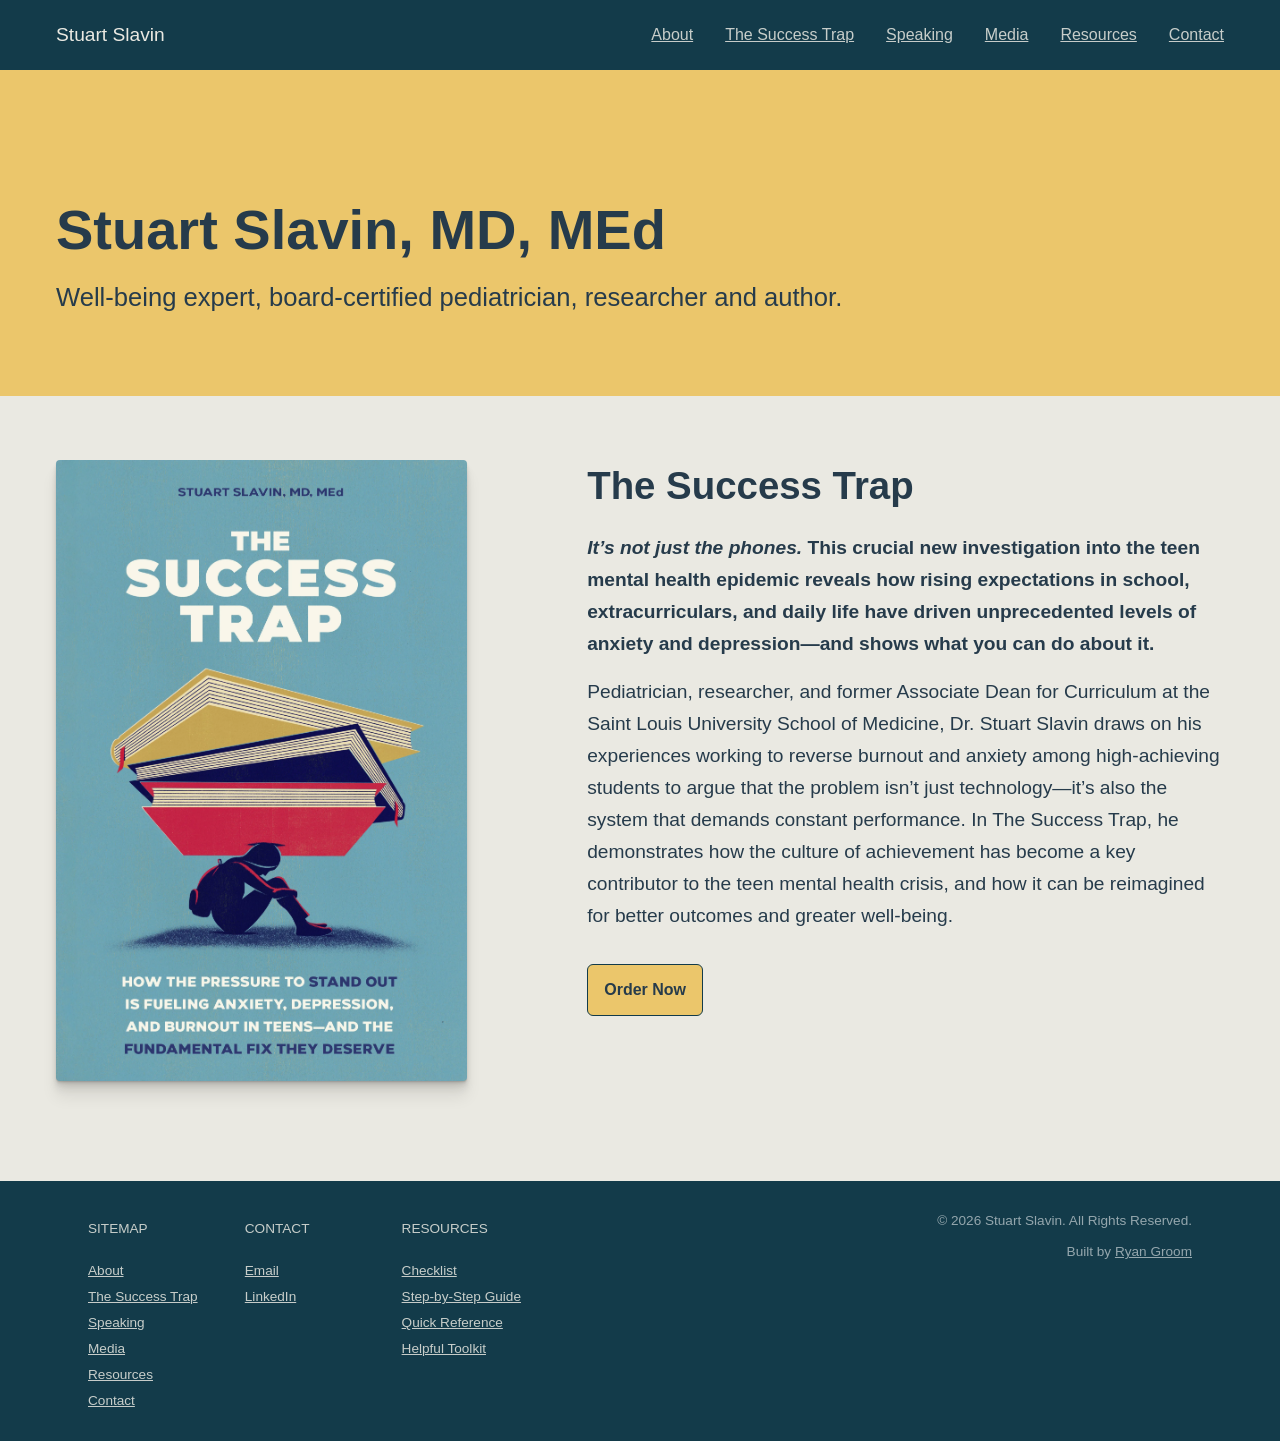
<file: index.html>
<!DOCTYPE html>
<html lang="en">

<head>
    <meta http-equiv="content-type" content="text/html; charset=UTF-8">
    <meta charset="utf-8">
    <meta name="viewport" content="width=device-width, initial-scale=1, shrink-to-fit=no">
    <meta name="author" content="Stuart Slavin">

    <title>Home | Stuart Slavin</title>

    <!-- Stylesheets -->
    <link rel="stylesheet" href="stuart-slavin.css">

    <!-- Javascript -->
    <script src="stuart-slavin.js"></script>
</head>

<!--Skip to Main-->
<a class="skip-main" href="#main">Skip to main content</a>

<!--Navigation-->
<header class="header">
    <div class="container">
        <nav class="header-nav">
            <a href="index.html" class="header-logo">Stuart Slavin</a>
            <button onclick="openMenu()" class="button-menu" aria-haspopup="true" aria-expanded="false" id="openmenu">
                <span focusable="false" aria-hidden="true">≡</span>Menu</button>
            <ul class="header-nav__list">
                <li><a href="about.html">About</a></li>
                <li><a href="the-success-trap.html">The Success Trap</a></li>
                <li><a href="#">Speaking</a></li>
                <li><a href="#">Media</a></li>
                <li><a href="#">Resources</a></li>
                <li><a href="#">Contact</a></li>
            </ul>
        </nav>
    </div>
</header>

<!--Main-->
<main id="main">
    <!--Heading-->
    <div class="row secondary-bg">
        <div class="container">
            <div class="heading">
                <div class="row">
                    <!-- <div class="col-60"> -->
                    <div>
                        <h1>Stuart Slavin, MD, MEd</h1>
                        <p>Well-being expert, board-certified pediatrician, researcher and author.</p>
                    </div>
                    <!-- <div class="col-40">
                        <div class="speaker-img"></div>
                    </div> -->
                </div>

            </div>
        </div>
    </div>
    <!--Content-->
    <div class="content">
        <div class="container">
            <div class="row">
                <div class="col-40">

                        <img src="cover.webp" class="cover-img" alt="Book cover for The Success Trap">
                </div>
                <div class="col-60">
                    <h2>The Success Trap</h2>
                    <p><b><i>It’s not just the phones.</i> This crucial new investigation into the teen mental health
                            epidemic
                            reveals how rising expectations in school, extracurriculars, and daily life have driven
                            unprecedented levels of anxiety and depression—and shows what you can do about it.</b></p>
                    <p>Pediatrician, researcher, and former Associate Dean for Curriculum at the Saint Louis University
                        School of Medicine, Dr. Stuart Slavin draws on his experiences working to reverse burnout and
                        anxiety among high-achieving students to argue that the problem isn’t just technology—it’s also
                        the system that demands constant performance. In The Success Trap, he demonstrates how the
                        culture of achievement has become a key contributor to the teen mental health crisis, and how it
                        can be reimagined for better outcomes and greater well-being.</p>
                    <a href="https://www.penguinrandomhouse.com/books/799803/the-success-trap-by-stuart-slavin-md-med/"
                        class="btn">Order Now</a>
                </div>
            </div>
        </div>
    </div>
</main>

<!--Footer-->
<footer>
    <div class="container">
        <h2 class="sr-only">Footer</h2>
        <div class="row">
            <div class="col-20">
                <h3>Sitemap</h3>
                <ul>
                    <li><a href="about.html">About</a></li>
                    <li><a href="the-success-trap.html">The Success Trap</a></li>
                    <li><a href="#">Speaking</a></li>
                    <li><a href="#">Media</a></li>
                    <li><a href="#">Resources</a></li>
                    <li><a href="#">Contact</a></li>
                </ul>
            </div>
            <div class="col-20">
                <h3>Contact</h3>
                <ul>
                    <li><a href="mailto:sjslavin1@gmail.com">Email</a></li>
                    <li><a href="https://www.linkedin.com/in/stuart-slavin-5b64106">LinkedIn</a></li>
                </ul>
            </div>
            <div class="col-20">
                <h3>Resources</h3>
                <ul>
                    <li><a href="">Checklist</a></li>
                    <li><a href="">Step-by-Step Guide</a></li>
                    <li><a href="">Quick Reference</a></li>
                    <li><a href="">Helpful Toolkit</a></li>
                </ul>
            </div>
            <div class="col-40">
                <span>© 2026 Stuart Slavin. All Rights Reserved.</span>
                <span>Built by <a href="mailto:ryan.m.groom@gmail.com">Ryan Groom</a></span>
            </div>
        </div>
    </div>
</footer>
</file>
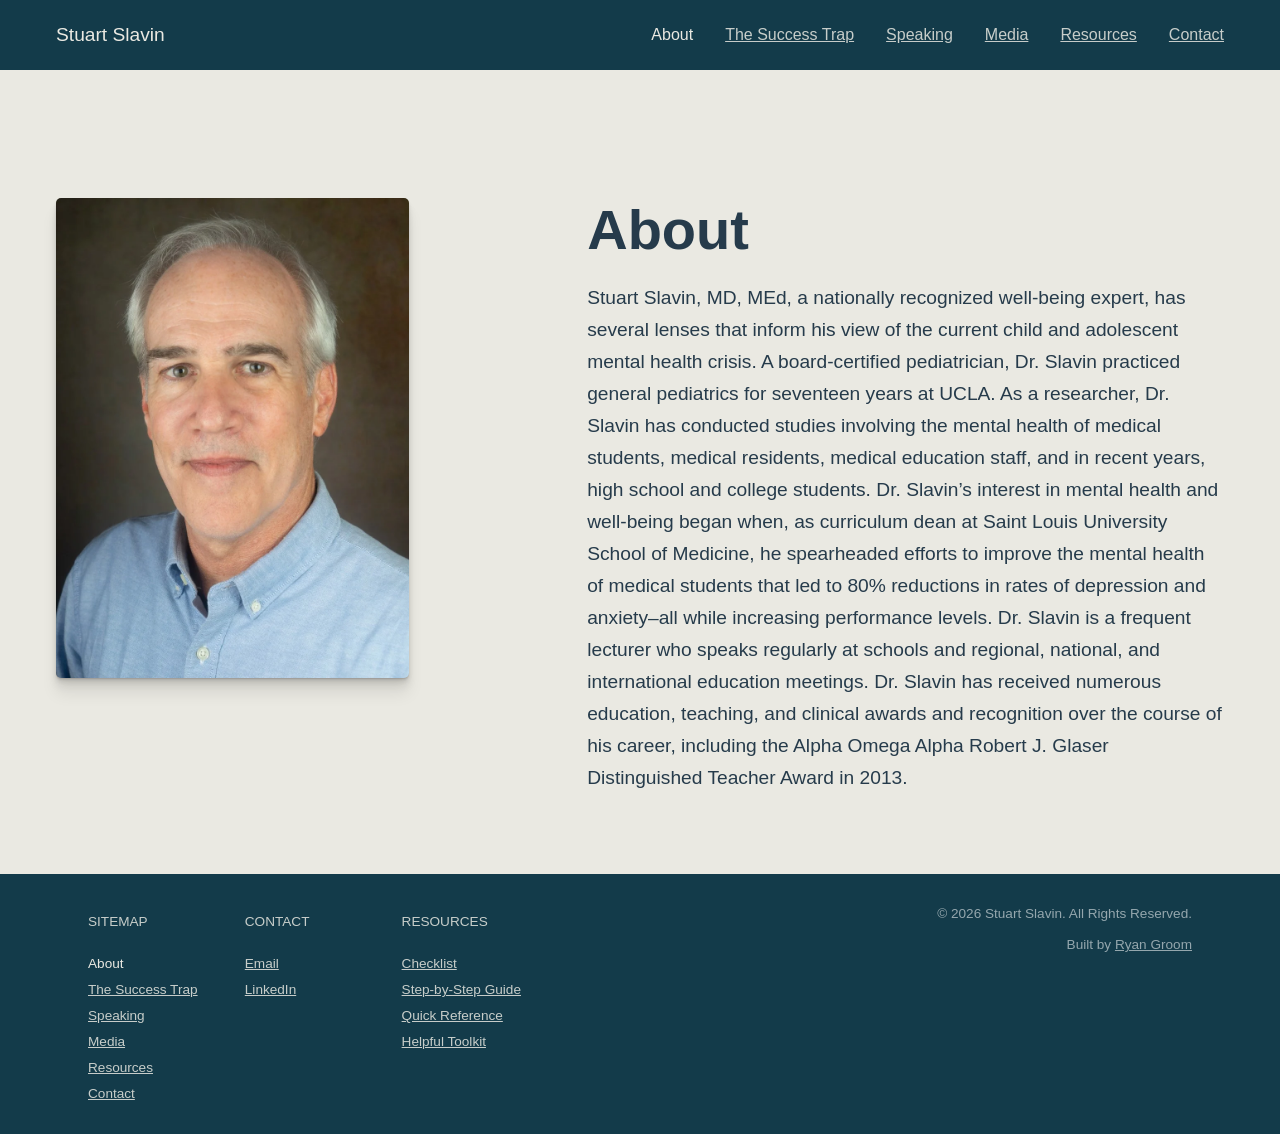
<file: about.html>
<!DOCTYPE html>
<html lang="en">

<head>
    <meta http-equiv="content-type" content="text/html; charset=UTF-8">
    <meta charset="utf-8">
    <meta name="viewport" content="width=device-width, initial-scale=1, shrink-to-fit=no">
    <meta name="author" content="Stuart Slavin">

    <title>About | Stuart Slavin</title>

    <!-- Stylesheets -->
    <link rel="stylesheet" href="stuart-slavin.css">
    
    <!-- Javascript -->
    <script src="stuart-slavin.js"></script>
</head>

<!--Skip to Main-->
<a class="skip-main" href="#main">Skip to main content</a>

<!--Navigation-->
<header class="header">
    <div class="container">
        <nav class="header-nav">
            <a href="index.html" class="header-logo">Stuart Slavin</a>
            <button onclick="openMenu()" class="button-menu" aria-haspopup="true" aria-expanded="false" id="openmenu">
                <span focusable="false" aria-hidden="true">≡</span>Menu</button>
            <ul class="header-nav__list">
                <li><a href="about.html" class="current-page">About</a></li>
                <li><a href="the-success-trap.html">The Success Trap</a></li>
                <li><a href="#">Speaking</a></li>
                <li><a href="#">Media</a></li>
                <li><a href="#">Resources</a></li>
                <li><a href="#">Contact</a></li>
            </ul>
        </nav>
    </div>
</header>

<!--Main-->
<main id="main">
    <!--Heading-->
    <div class="content margin-increase">
        <div class="container">
            <div class="row">
                <div class="col-40">
                    <img src="sslavin.webp" class="speaker-img" alt="Stuart Slavin">
                </div>
                <div class="col-60">
                    <h1>About</h1>
                    <p>Stuart Slavin, MD, MEd, a nationally recognized well-being expert, has several lenses that inform his view of the current child and adolescent mental health crisis. A board-certified pediatrician, Dr. Slavin practiced general pediatrics for seventeen years at UCLA. As a researcher, Dr. Slavin has conducted studies involving the mental health of medical students, medical residents, medical education staff, and in recent years, high school and college students. Dr. Slavin’s interest in mental health and well-being began when, as curriculum dean at Saint Louis University School of Medicine, he spearheaded efforts to improve the mental health of medical students that led to 80% reductions in rates of depression and anxiety–all while increasing performance levels. Dr. Slavin is a frequent lecturer who speaks regularly at schools and regional, national, and international education meetings. Dr. Slavin has received numerous education, teaching, and clinical awards and recognition over the course of his career, including the Alpha Omega Alpha Robert J. Glaser Distinguished Teacher Award in 2013.</p>

                </div>
            </div>
        </div>
    </div>
</main>

<!--Footer-->
<footer>
    <div class="container">
        <h2 class="sr-only">Footer</h2>
        <div class="row">
            <div class="col-20">
                <h3>Sitemap</h3>
                <ul>
                    <li><a href="about.html" class="current-page">About</a></li>
                    <li><a href="the-success-trap.html">The Success Trap</a></li>
                    <li><a href="speaking.html">Speaking</a></li>
                    <li><a href="media.html">Media</a></li>
                    <li><a href="resources.html">Resources</a></li>
                    <li><a href="">Contact</a></li>
                </ul>
            </div>
            <div class="col-20">
                <h3>Contact</h3>
                <ul>
                    <li><a href="">Email</a></li>
                    <li><a href="">LinkedIn</a></li>
                </ul>
            </div>
            <div class="col-20">
                <h3>Resources</h3>
                <ul>
                    <li><a href="">Checklist</a></li>
                    <li><a href="">Step-by-Step Guide</a></li>
                    <li><a href="">Quick Reference</a></li>
                    <li><a href="">Helpful Toolkit</a></li>
                </ul>
            </div>
            <div class="col-40">
                <span>© 2026 Stuart Slavin. All Rights Reserved.</span>
                <span>Built by <a href="mailto:ryan.m.groom@gmail.com">Ryan Groom</a></span>
            </div>
        </div>
    </div>
</footer>
</file>
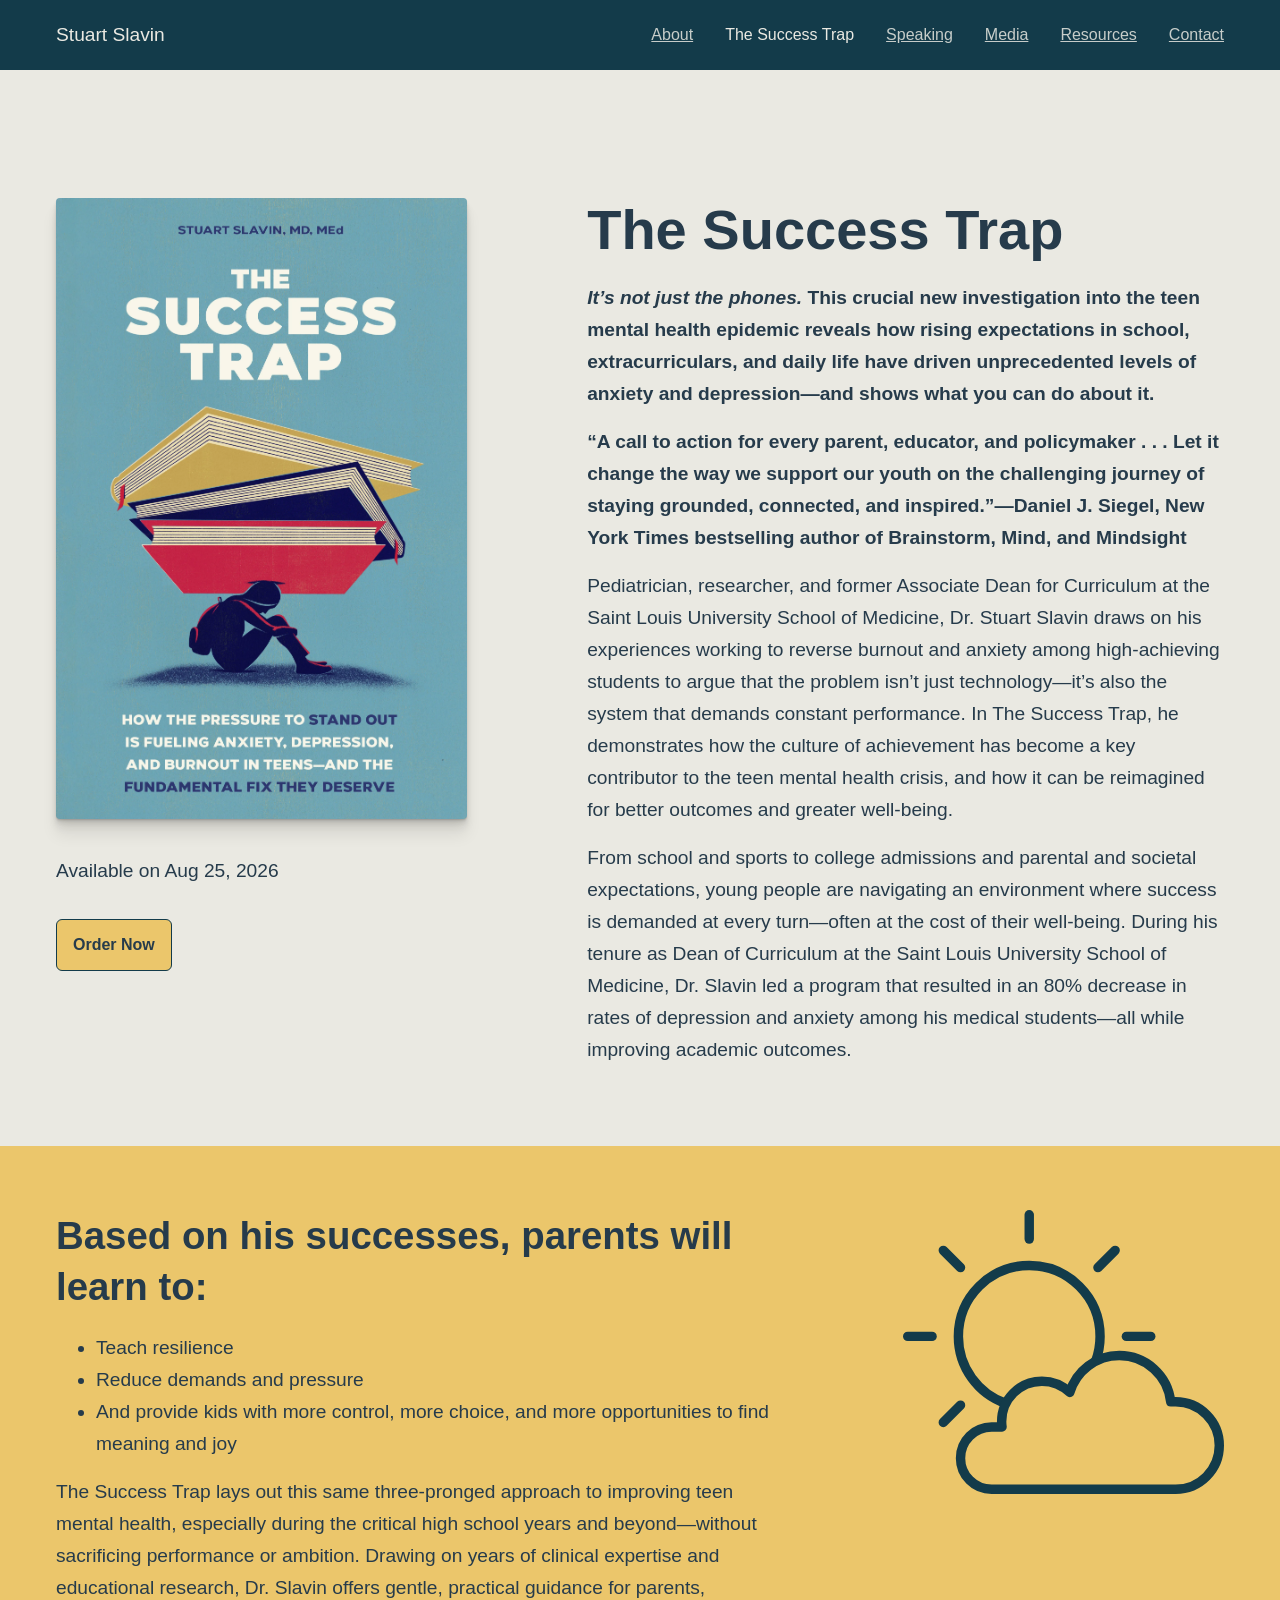
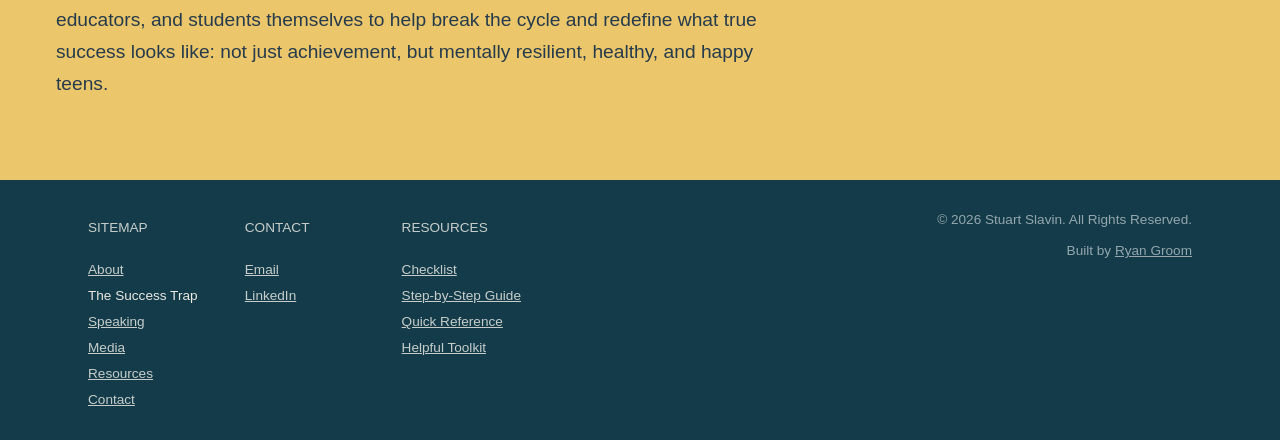
<file: the-success-trap.html>
<!DOCTYPE html>
<html lang="en">

<head>
    <meta http-equiv="content-type" content="text/html; charset=UTF-8">
    <meta charset="utf-8">
    <meta name="viewport" content="width=device-width, initial-scale=1, shrink-to-fit=no">
    <meta name="author" content="Stuart Slavin">

    <title>The Success Trap | Stuart Slavin</title>

    <!-- Stylesheets -->
    <link rel="stylesheet" href="stuart-slavin.css">

    <!-- Javascript -->
    <script src="stuart-slavin.js"></script>
</head>

<!--Skip to Main-->
<a class="skip-main" href="#main">Skip to main content</a>

<!--Navigation-->
<header class="header">
    <div class="container">
        <nav class="header-nav">
            <a href="index.html" class="header-logo">Stuart Slavin</a>
            <button onclick="openMenu()" class="button-menu" aria-haspopup="true" aria-expanded="false" id="openmenu">
                <span focusable="false" aria-hidden="true">≡</span>Menu</button>
            <ul class="header-nav__list">
                <li><a href="about.html">About</a></li>
                <li><a href="the-success-trap.html" class="current-page">The Success Trap</a></li>
                <li><a href="#">Speaking</a></li>
                <li><a href="#">Media</a></li>
                <li><a href="#">Resources</a></li>
                <li><a href="#">Contact</a></li>
            </ul>
        </nav>
    </div>
</header>

<!--Main-->
<main id="main">
    <!--Heading-->
    <div class="content margin-increase">
        <div class="container">
            <div class="row">
                <div class="col-40">
                    <img src="cover.webp" class="cover-img" alt="Book cover for The Success Trap">
                    <div class="book-details">
                        <p>Available on Aug 25, 2026</p>
                        <a href="https://www.penguinrandomhouse.com/books/799803/the-success-trap-by-stuart-slavin-md-med/"
                            class="btn">Order Now</a>
                    </div>
                </div>
                <div class="col-60">
                    <h1>The Success Trap</h1>
                    <p><b><i>It’s not just the phones.</i> This crucial new investigation into the teen mental health
                            epidemic reveals how rising expectations in school, extracurriculars, and daily life have
                            driven unprecedented levels of anxiety and depression—and shows what you can do about
                            it.</b></p>
                    <p><b>“A call to action for every parent, educator, and policymaker . . . Let it change the way we
                            support our youth on the challenging journey of staying grounded, connected, and
                            inspired.”—Daniel J. Siegel, New York Times bestselling author of Brainstorm, Mind, and
                            Mindsight</b></p>
                    <p>
                        Pediatrician, researcher, and former Associate Dean for Curriculum at the Saint Louis University
                        School of Medicine, Dr. Stuart Slavin draws on his experiences working to reverse burnout and
                        anxiety among high-achieving students to argue that the problem isn’t just technology—it’s also
                        the system that demands constant performance. In The Success Trap, he demonstrates how the
                        culture of achievement has become a key contributor to the teen mental health crisis, and how it
                        can be reimagined for better outcomes and greater well-being.
                    </p>
                    <p>
                        From school and sports to college admissions and parental and societal expectations, young
                        people are navigating an environment where success is demanded at every turn—often at the cost
                        of their well-being. During his tenure as Dean of Curriculum at the Saint Louis University
                        School of Medicine, Dr. Slavin led a program that resulted in an 80% decrease in rates of
                        depression and anxiety among his medical students—all while improving academic outcomes.
                    </p>
                </div>
            </div>
        </div>
    </div>
    <div class="content secondary-bg">
        <div class="container secondary-bg">
            <div class="row">
                <div class="col-67">
                    <h2>Based on his successes, parents will learn to:</h2>
                    <ul>
                        <li>Teach resilience</li>
                        <li>Reduce demands and pressure</li>
                        <li>And provide kids with more control, more choice, and more opportunities to find meaning and
                            joy</li>
                    </ul>
                    <p>The Success Trap lays out this same three-pronged approach to improving teen mental health,
                        especially during the critical high school years and beyond—without sacrificing performance or
                        ambition. Drawing on years of clinical expertise and educational research, Dr. Slavin offers
                        gentle, practical guidance for parents, educators, and students themselves to help break the
                        cycle and redefine what true success looks like: not just achievement, but mentally resilient,
                        healthy, and happy teens.</p>
                </div>
                <div class="col-33">
                    <img src="sun.svg" width="100%" alt="">
                </div>
            </div>
        </div>
    </div>
</main>

<!--Footer-->
<footer>
    <div class="container">
        <h2 class="sr-only">Footer</h2>
        <div class="row">
            <div class="col-20">
                <h3>Sitemap</h3>
                <ul>
                    <li><a href="about.html">About</a></li>
                    <li><a href="the-success-trap.html" class="current-page">The Success Trap</a></li>
                    <li><a href="">Speaking</a></li>
                    <li><a href="">Media</a></li>
                    <li><a href="">Resources</a></li>
                    <li><a href="">Contact</a></li>
                </ul>
            </div>
            <div class="col-20">
                <h3>Contact</h3>
                <ul>
                    <li><a href="">Email</a></li>
                    <li><a href="">LinkedIn</a></li>
                </ul>
            </div>
            <div class="col-20">
                <h3>Resources</h3>
                <ul>
                    <li><a href="">Checklist</a></li>
                    <li><a href="">Step-by-Step Guide</a></li>
                    <li><a href="">Quick Reference</a></li>
                    <li><a href="">Helpful Toolkit</a></li>
                </ul>
            </div>
            <div class="col-40">
                <span>© 2026 Stuart Slavin. All Rights Reserved.</span>
                <span>Built by <a href="mailto:ryan.m.groom@gmail.com">Ryan Groom</a></span>
            </div>
        </div>
    </div>
</footer>
</file>
<file: stuart-slavin.css>
/*  */
:root {
    --accent: #133b4a;
    --accent-light: #cce0f3;
    --accent-light: #EBC66B;
    --primary-bg: #eae9e2;
    --secondary-bg: #dde6e5;
    --tertiary-bg: #f6f1ef;
    --primary-font: #263b4b;
    --secondary-font: #eae9e2d6;
    --heading-font-family: Verdana, sans-serif;
    --dark: #333130;
    --ease: all 500ms cubic-bezier(0.16, 1, 0.3, 1);
    --img-shadow: 0 1px 1px hsl(0deg 0% 0% / .075), 0 2px 2px hsl(0deg 0% 0% / .075), 0 4px 4px hsl(0deg 0% 0% / .075), 0 8px 8px hsl(0deg 0% 0% / .075), 0 16px 16px hsl(0deg 0% 0% / .075);
    --gap-reduce: 4rem;
}

body {
    font-family: Verdana, sans-serif;
    margin: 0;
    text-rendering: optimizeLegibility;
    -webkit-font-smoothing: antialiased;
    color: var(--primary-font);
    background-color: var(--primary-bg);
}

::after,
::before {
    box-sizing: border-box;
}

h1 {
    font-size: 3.5rem;
    line-height: 4rem;
    margin: 0;
    font-weight: bold;
    font-family: var(--heading-font-family);
}

.heading h1 {
    margin-bottom: 1rem;
}

h2 {
    font-size: 2.4rem;
    line-height: 3.2rem;
    margin: 0;
    margin-bottom: 1.25rem;
    font-weight: bold;
    font-family: var(--heading-font-family);
}

h3 {
    font-size: 1.6rem;
    line-height: 2rem;
    margin-bottom: 1rem;

}

p {
    margin: 0 0 1rem;
}

.container {
    max-width: 1200px;
    padding: 0 1rem;
    margin: auto;
    box-sizing: border-box;
    width: 100%;
}

.content {
    padding: 4rem 0;
}

.content h1 {
    margin-bottom: 1.25rem;
}

.content p,
.content li {
    font-size: 1.2rem;
    line-height: 2rem;
    max-width: 80ch;
}

.row {
    display: flex;
    flex-wrap: wrap;
    justify-content: space-between;
    gap: 4rem;
}

.heading {
    padding: 8rem 0 4rem;
}

.btn {
    background: var(--accent-light);
    color: var(--primary-font);
    padding: 1rem;
    display: flex;
    width: fit-content;
    border-radius: 6px;
    text-decoration: none;
    font-weight: bold;
    margin: 2rem 0;
    border: 1px solid var(--accent);
}

.btn:hover {
    background-color: var(--primary-font);
    color: var(--accent-light);
}

.btn:focus {
    border-radius: 6px;
    background-color: var(--primary-font);
    color: var(--accent-light);
}

.heading p {
    font-size: 1.6rem;
    line-height: 2.4rem;
}

a {
    color: inherit;
    transition: .2s ease-out;
}

a:hover {
    color: var(--accent);
    text-decoration: none;
    transition: var(--ease);
}

a:focus {
    background-color: var(--accent-light);
    text-decoration: none;
    color: var(--accent);
    border-radius: 2px;
}

/*----------Header Navigation----------*/
header {
    background-color: var(--accent);
}

.header-nav {
    display: flex;
    justify-content: space-between;
    align-items: center;
    padding: 1.5rem 0;
    gap: 2rem;
}

.header-logo {
    font-size: 1.2rem;
    text-decoration: none;
    font-family: var(--heading-font-family);
    color: var(--primary-bg);
}

.header-nav__list {
    padding: 0;
    margin: 0;
    display: flex;
    flex-wrap: wrap;
    list-style: none;
    gap: 2rem;
}

.header-nav__list a {
    color: var(--secondary-font);
}

.header-nav a:hover {
    color: var(--primary-bg);
}

.header-nav a:focus {
    color: var(--accent);
}

.header-nav .button-menu {
    background: 0;
    color: var(--primary-bg);
    border: 1px solid var(--primary-bg);
    padding: .75rem 1rem;
    font-size: .85rem;
    border-radius: 6px;
    text-transform: uppercase;
    display: none;
    align-items: center;
    cursor: pointer;
    font-weight: bold;
    transition: .2s ease-out;
}

.header-nav .button-menu:focus,
.header-nav .button-menu:hover {
    background-color: var(--accent-light);
    color: var(--accent);
    border: 1px solid var(--accent);
}

.header-nav .button-menu span {
    font-size: 1.15rem;
    padding-right: .35rem;
}

/*----------Footer Navigation----------*/
footer {
    background-color: var(--accent);
}

footer .container {
    padding: 2rem 3rem;
    /* border-top: 1px solid var(--accent-light); */
}

footer .row {
    gap: 0;
}

footer .col-40 {
    margin-left: auto;
    display: flex;
    flex-direction: column;
    align-items: flex-end;
    gap: 1rem;
}

footer h3,
footer a,
footer span {
    font-size: .85rem;
    color: var(--secondary-font);
}

footer a:hover {
    color: var(--primary-bg);
}

footer h3 {
    text-transform: uppercase;
    font-weight: normal;
    margin-top: 0;
}

footer ul {
    list-style: none;
    margin: 0;
    padding: 0;
    display: flex;
    gap: .5rem;
    flex-direction: column;
}

footer span,
footer span a {
    color: rgba(255, 255, 255, 0.55);
}

/*----------Extra----------*/

/*-----Skip to Main-----*/
a.skip-main {
    color: var(--accent);
}

.skip-main {
    position: absolute;
    padding: .5rem;
    background-color: var(--accent-light);
    border-bottom-right-radius: 2px;
    top: -40px;
    left: 0;
    z-index: 100;
    transition: var(--ease)
}

.skip-main:focus,
.skip-main:active {
    top: 0;
}

/*---Columns---*/

.col-67 {
    flex: 0 0 calc(67% - var(--gap-reduce));
    max-width: calc(67% - var(--gap-reduce));
}

.col-60 {
    flex: 0 0 calc(60% - var(--gap-reduce));
    max-width: calc(60% - var(--gap-reduce));
}

.col-40 {
    flex: 0 0 calc(40% - var(--gap-reduce));
    max-width: calc(40% - var(--gap-reduce));
}

.col-33 {
    flex: 0 0 calc(33% - var(--gap-reduce));
    max-width: calc(33% - var(--gap-reduce));
}

.col-20 {
    flex: 0 0 calc(20% - var(--gap-reduce));
    max-width: calc(20% - var(--gap-reduce));
}

.secondary-bg {
    background: #bad7df;
    background: var(--accent-light);
}

.sr-only {
    left: -200vw;
    position: absolute;
}

.center-items {
    display: flex;
    flex-direction: column;
    align-items: center;
}

.center-items .btn {
    margin-top: 1rem;
}

.margin-increase {
    margin-top: 4rem;
}

p.margin-increase {
    margin-top: 2rem;
}

a.current-page {
    color: var(--primary-bg);
    text-decoration: none;
}

.cover-img {
    background-color: #d4d4d4;
    max-height: 620.7px;
    box-shadow: var(--img-shadow);
    border-radius: 4px;
    margin-bottom: 2rem;
}

.speaker-img {
    max-height: 480px;
    background: #d4d4d4;
    border-radius: 5px;
    box-shadow: var(--img-shadow);
    margin-bottom: 2rem;
}

.book-details {
    display: flex;
    flex-direction: column;
    gap: 2rem;
}

.book-details p,
.book-details .btn {
    margin: 0;
}

@media screen and (max-width: 1199px) {
    :root {
        --gap-reduce: 2rem;
    }

    .container {
        max-width: 900px;
    }

    .heading {
        padding: 6rem 0 4rem;
    }

    .cover-img,
    .speaker-img {
        width: 100%;
    }

    .margin-increase {
        margin-top: 2rem;
    }

    .row {
        gap: 4rem;
    }
}

@media screen and (max-width: 899px) {
    h1 {
        font-size: 2.75rem;
        line-height: 3.2rem;
    }

    h2 {
        font-size: 2rem;
        line-height: 2.7rem;
    }

    .heading p {
        font-size: 1rem;
        line-height: 1.6rem;
    }

    .header-nav {
        flex-direction: column;
        align-items: flex-start;
    }

    .container {
        max-width: 60ch;
    }

    .content {
        padding: 3rem 0;
    }

    .content p {
        font-size: 1rem;
        line-height: 1.6rem;
    }

    .cover-img,
    .speaker-img {
        max-height: 320px;
        margin: auto;
        width: auto;
    }

    .speaker-img {
        margin: auto;
    }

    .heading {
        padding: 4rem 0 2rem;
    }

    .row {
        flex-direction: column;
        flex-wrap: nowrap;
        align-items: center;
        gap: 3rem;
    }

    .col-20,
    .col-33,
    .col-40,
    .col-60,
    .col-67 {
        flex: 0 0 100%;
        max-width: 100%;

    }

    .margin-increase {
        margin-top: 1rem;
    }

    .book-details {
        align-items: center;
        margin-top: 2rem;
    }

    footer .container {
        padding: 2rem 1rem;
    }

    footer .row {
        flex-direction: row;
        flex-wrap: wrap;
        justify-content: space-between;
        align-items: flex-start;
        gap: 1rem;
    }

    footer .col-20 {
        flex: 0 0 calc(33% - 1rem);
        max-width: calc(33% - 1rem);
    }

    footer .col-40 {
        margin-top: 4rem;
        margin-left: 0;
        align-items: flex-start;
    }

    /* Mobile Menu */

    .header-nav {
        flex-direction: row;
        flex-wrap: wrap;
        align-items: center;
        gap: 0;
    }

    .header-nav__list {
        flex-direction: column;
        flex: 1 100%;
        display: none;
        border-top: 1px solid var(--primary-bg);
        margin-top: 1.5rem;
        padding: 2rem 0 1rem;
    }

    .header-nav .header-nav__list.open {
        display: flex;
    }

    .header-nav .button-menu {
        display: flex;
    }
}

/* @media screen and (max-width: 513px) {
    
} */
</file>
